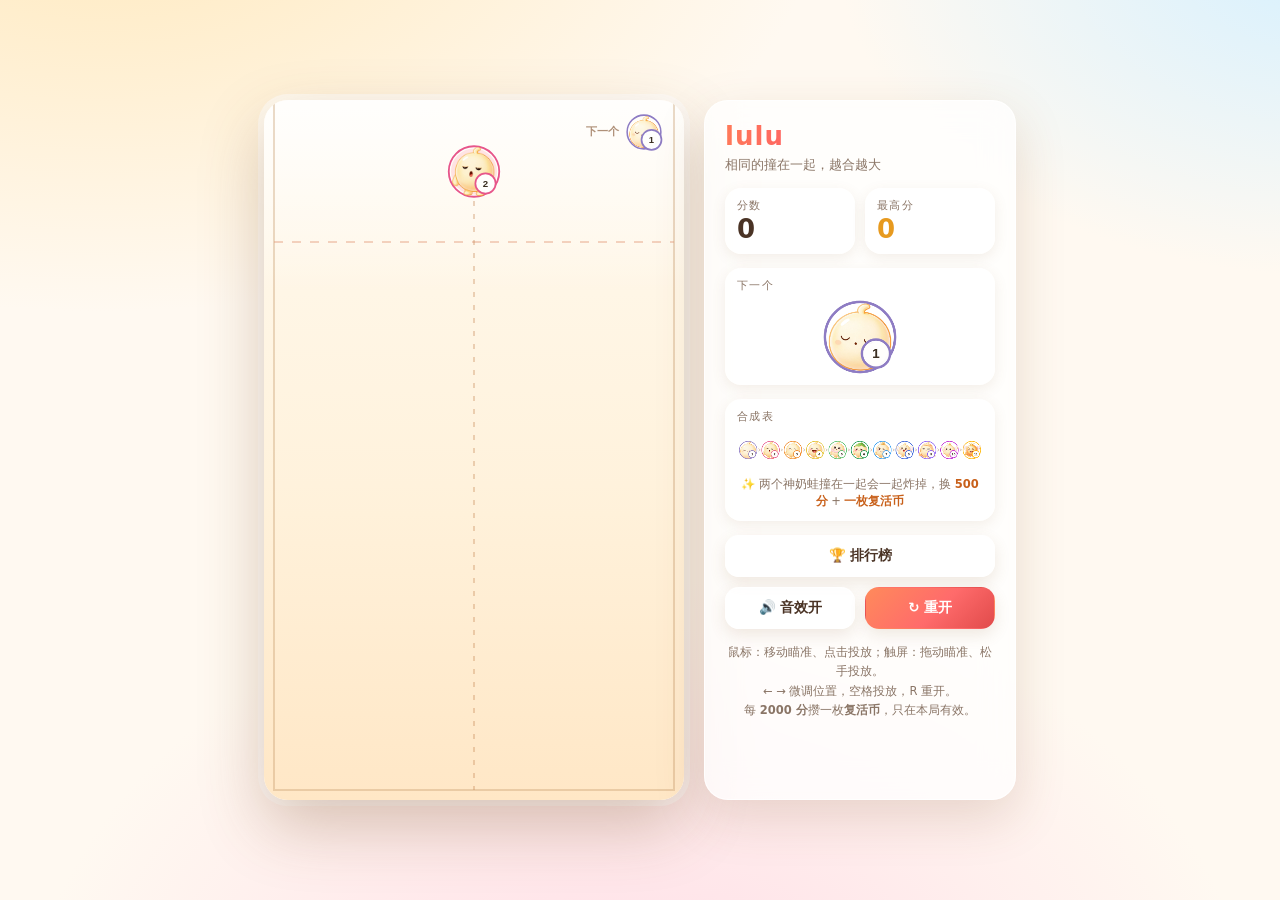
<file: index.html>
<!DOCTYPE html>
<html lang="zh-CN">
<head>
<meta charset="utf-8">
<meta name="viewport" content="width=device-width, initial-scale=1">
<meta http-equiv="refresh" content="0;url=./v1/">
<title>lulu</title>
</head>
<body>
<p>正在进入游戏… <a href="./v1/">点这里进入</a></p>
<script>location.replace('./v1/');</script>
</body>
</html>
</file>
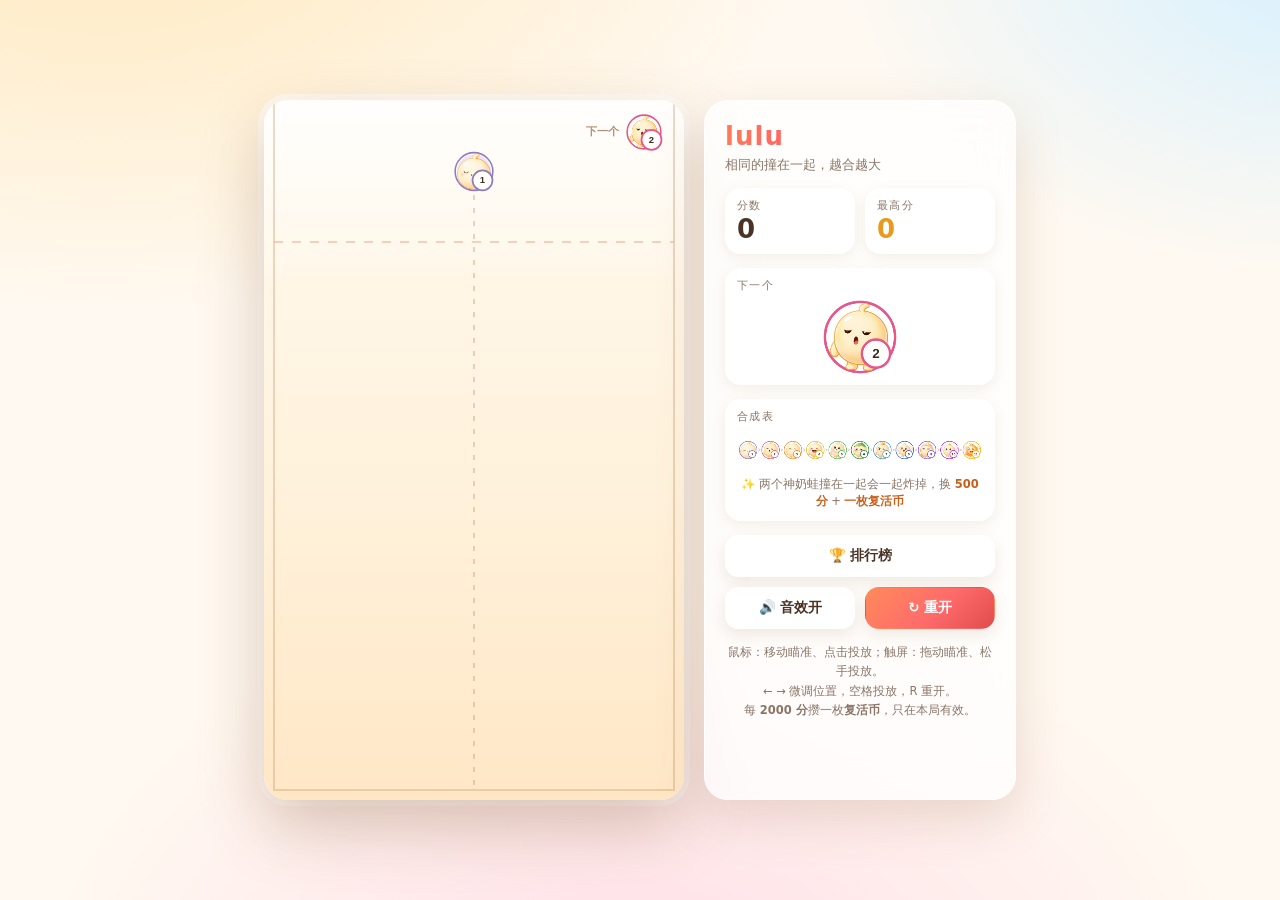
<file: v1/index.html>
<!DOCTYPE html>
<html lang="zh-CN">
<head>
<meta charset="utf-8">
<meta name="viewport" content="width=device-width, initial-scale=1, maximum-scale=1, user-scalable=no, viewport-fit=cover">
<meta name="theme-color" content="#fff3e0">
<meta name="mobile-web-app-capable" content="yes">
<meta name="apple-mobile-web-app-capable" content="yes">
<meta name="apple-mobile-web-app-status-bar-style" content="default">
<meta name="apple-mobile-web-app-title" content="lulu">
<meta name="description" content="lulu · 纯前端小游戏：拖动瞄准、松手投放，相同的撞在一起合成更大的一只。">
<!-- ↓ Monetag 站点验证：把后台给的 meta 标签粘在下面这一行 ↓ -->

<title>lulu</title>
<link rel="stylesheet" href="style.css">
</head>
<body>

<main class="app">

  <!-- ===== 游戏区 ===== -->
  <section class="stage" id="stage">
    <canvas id="game" aria-label="lulu游戏区域"></canvas>

    <!-- 复活币：浮在棋盘左上角。
         刻意不放进顶部信息条 —— 手机上面板是横向 flex，
         多一个卡片会把「分数 / 最高分」挤到 52px 宽还折行（实测面板从 66px 涨到 102px）。
         这里 pointer-events 关掉，永远不会挡住投放。 -->
    <div class="revive-chip" id="reviveBadge" hidden>
      <span class="revive-chip-ico" aria-hidden="true">🪙</span><span id="reviveCount">×0</span>
    </div>

    <div class="overlay" id="overlay">
      <div class="dialog">

        <!-- ===== 越线第一屏：有复活币时才出现 ===== -->
        <div class="revive-ask" id="revivePrompt" hidden>
          <div class="dialog-emoji">😵</div>
          <h2>还能再救一下</h2>
          <p class="dialog-score">本局得分 <strong id="reviveScore">0</strong></p>
          <p class="revive-hint">清掉警戒线以上的水果，接着玩</p>
          <div class="dialog-actions">
            <button class="btn" id="giveUpBtn" type="button">不了，结束吧</button>
            <button class="btn btn-revive" id="reviveBtn" type="button">🪙 用一枚复活币</button>
          </div>
          <p class="dialog-hint" id="reviveLeft">还剩 1 枚</p>
        </div>

        <!-- ===== 第二屏：正式结算 ===== -->
        <div id="overPanel">
          <div class="dialog-emoji">🍉</div>
          <h2 id="overTitle">游戏结束</h2>
          <p class="dialog-score">本局得分 <strong id="finalScore">0</strong></p>
          <p class="dialog-best">最高分 <span id="finalBest">0</span></p>

          <div class="submit-box" id="submitBox">
            <p class="submit-msg" id="submitMsg">正在结算…</p>
            <p class="my-name">昵称：<strong id="myNameLabel">默认用户</strong>
              <button class="link-btn" id="editNameBtn" type="button">改昵称</button>
            </p>
            <button class="btn" id="submitBtn" type="button" hidden>重试提交</button>
          </div>

          <div class="dialog-actions">
            <button class="btn" id="boardBtn2" type="button">🏆 排行榜</button>
            <button class="btn btn-primary" id="restartBtn" type="button">再来一局</button>
            <button class="btn btn-sponsor btn-wide" id="sponsorBtn" type="button">🌶️ 可以赏作者一包辣条嘛</button>
          </div>
          <p class="dialog-hint">按 R 键也可重新开始</p>
        </div>

      </div>
    </div>
  </section>

  <!-- ===== 侧边面板 ===== -->
  <aside class="panel">

    <header class="panel-head">
      <h1>lulu</h1>
      <p class="subtitle">相同的撞在一起，越合越大</p>
    </header>

    <div class="stats">
      <div class="stat">
        <span class="stat-label">分数</span>
        <strong class="stat-value" id="score">0</strong>
      </div>
      <div class="stat">
        <span class="stat-label">最高分</span>
        <strong class="stat-value stat-best" id="best">0</strong>
      </div>
    </div>

    <div class="next-box">
      <span class="box-label">下一个</span>
      <canvas id="next" width="160" height="160" aria-label="下一个"></canvas>
    </div>

    <div class="chain-box">
      <span class="box-label">合成表</span>
      <canvas id="chain" width="680" height="112" aria-label="合成顺序"></canvas>
      <p class="chain-note">✨ 两个神奶蛙撞在一起会一起炸掉，换 <strong>500 分</strong> + <strong>一枚复活币</strong></p>
    </div>

    <div class="actions">
      <button class="btn btn-wide" id="boardBtn" type="button">
        <span class="ico">🏆</span><span class="lbl">排行榜</span>
      </button>
      <button class="btn" id="soundBtn" type="button" aria-pressed="true">
        <span class="ico">🔊</span><span class="lbl">音效开</span>
      </button>
      <button class="btn btn-primary" id="resetBtn" type="button" title="重新开始">
        <span class="ico">↻</span><span class="lbl">重开</span>
      </button>
    </div>

    <p class="tips">
      鼠标：移动瞄准、点击投放；触屏：拖动瞄准、松手投放。<br>
      ← → 微调位置，空格投放，R 重开。<br>
      每 <strong>2000 分</strong>攒一枚<strong>复活币</strong>，只在本局有效。
    </p>

  </aside>

</main>

<!-- ===== 排行榜弹窗 ===== -->
<div class="modal" id="boardModal" aria-hidden="true" role="dialog" aria-label="排行榜">
  <div class="modal-card">
    <header class="modal-head">
      <h2>🏆 最近高手榜</h2>
      <button class="icon-btn" id="boardClose" type="button" aria-label="关闭">✕</button>
    </header>
    <div class="nick-row">
      <label class="nick-label" for="nickInput">我的昵称</label>
      <input class="nick-input" id="nickInput" type="text" maxlength="12"
             placeholder="默认用户" autocomplete="nickname" enterkeyhint="done">
    </div>
    <div class="board-list" id="boardList"></div>
    <footer class="modal-foot">
      <span class="board-note">只取最近 20 次提交，成绩会被后来的人挤下去</span>
      <button class="btn" id="boardRefresh" type="button">刷新</button>
    </footer>
  </div>
</div>

<!-- ===== 赞助作者弹窗 ===== -->
<div class="modal" id="sponsorModal" aria-hidden="true" role="dialog" aria-label="赞助作者">
  <div class="modal-card">
    <header class="modal-head">
      <h2>🌶️ 请作者吃包辣条</h2>
      <button class="icon-btn" id="sponsorClose" type="button" aria-label="关闭">✕</button>
    </header>
    <div class="sponsor-body">
      <p class="sponsor-note">这游戏完全免费，也没有任何广告。<br>
        要是它逗你笑了一下，赏作者一包辣条呗 🌶️</p>
      <img class="sponsor-qr" src="assets/sponsor-qr.jpg" width="480" height="480"
           alt="微信收款码" loading="lazy" decoding="async">
      <p class="sponsor-hint">微信扫一扫 · 一包辣条 · 全凭心意</p>
    </div>
    <footer class="modal-foot">
      <span class="board-note">谢谢每一位投喂的玩家 ❤️</span>
      <button class="btn" id="sponsorOk" type="button">关闭</button>
    </footer>
  </div>
</div>

<!-- 碰撞形状数据（按贴图轮廓自动生成，由 tools/build_parts.py 产出） -->
<script src="assets/fruits/parts.js"></script>
<!-- 极模糊占位图（内联 data URL，由 tools/make_blur.py 产出）：贴图没到位时先画它 -->
<script src="assets/fruits/blur.js"></script>
<script src="game.js"></script>
<!-- 排行榜 -->
<script src="leaderboard.min.js"></script>
<!-- 赞助作者 -->
<script src="sponsor.js"></script>
</body>
</html>
</file>
<file: v1/style.css>
/* ============================================================
   lulu · 样式表
   ============================================================ */

:root {
  --ink:        #4a3325;
  --ink-soft:   #8a7566;
  --cream:      #fff7ec;
  --brand:      #ff6b6b;
  --brand-dark: #e14b4b;
  --card:       rgba(255, 255, 255, .74);
  --shadow:     0 18px 50px rgba(126, 84, 44, .18);

  /* 手机浏览器地址栏会吃掉 vh，dvh 更准；不支持的浏览器自动退回 vh */
  --vh:         100vh;
  --safe-t:     env(safe-area-inset-top, 0px);
  --safe-b:     env(safe-area-inset-bottom, 0px);
  --safe-l:     env(safe-area-inset-left, 0px);
  --safe-r:     env(safe-area-inset-right, 0px);
}

@supports (height: 100dvh) {
  :root { --vh: 100dvh; }
}

* { box-sizing: border-box; }

/* hidden 属性必须真的隐藏。
   浏览器默认只给 [hidden] { display: none }（权重 0,1,0），
   一旦某个类也写了 display（比如 .revive-chip { display: inline-flex }），
   同权重、后写的赢 —— hidden 就静默失效了，元素还挂在那儿。 */
[hidden] { display: none !important; }

html, body {
  height: 100%;
  overscroll-behavior: none;   /* 禁掉下拉刷新 / 橡皮筋 */
}

body {
  margin: 0;
  padding: 16px;
  color: var(--ink);
  font-family: "PingFang SC", "Hiragino Sans GB", "Microsoft YaHei",
               system-ui, -apple-system, "Segoe UI", Roboto, sans-serif;
  background:
    radial-gradient(1200px 700px at 8% -12%,  #ffe9bd 0%, transparent 60%),
    radial-gradient(900px 600px at 104% -6%,  #d5f0ff 0%, transparent 55%),
    radial-gradient(1000px 780px at 50% 118%, #ffdbe6 0%, transparent 62%),
    #fff9f1;
  display: grid;
  place-items: center;
  overflow: hidden;
  touch-action: manipulation;          /* 干掉双击缩放 */
  -webkit-tap-highlight-color: transparent;
  -webkit-text-size-adjust: 100%;
}

/* ---------------- 布局 ---------------- */

.app {
  display: flex;
  align-items: stretch;
  gap: 20px;
  max-height: 100%;
}

/* ---------------- 游戏区 ---------------- */

.stage {
  position: relative;
  height: min(86vh, 700px);
  aspect-ratio: 420 / 700;
  flex: 0 0 auto;
  border-radius: 24px;
  background: #fff3df;
  overflow: hidden;
  cursor: pointer;
  user-select: none;
  touch-action: none;
  box-shadow:
    0 26px 64px rgba(122, 80, 40, .30),
    0 0 0 1px rgba(255, 255, 255, .7) inset,
    0 0 0 6px rgba(255, 255, 255, .55);
}

.stage:active { cursor: grabbing; }

#game {
  display: block;
  width: 100%;
  height: 100%;
}

/* ---------------- 结束遮罩 ---------------- */

.overlay {
  position: absolute;
  inset: 0;
  display: grid;
  place-items: center;
  padding: 24px;
  background: rgba(70, 42, 24, .5);
  backdrop-filter: blur(7px);
  -webkit-backdrop-filter: blur(7px);
  opacity: 0;
  pointer-events: none;
  transition: opacity .28s ease;
}

.overlay.show {
  opacity: 1;
  pointer-events: auto;
}

.dialog {
  width: 100%;
  padding: 26px 22px;
  border-radius: 22px;
  text-align: center;
  background: rgba(255, 252, 246, .96);
  box-shadow: 0 20px 46px rgba(60, 32, 12, .32);
  transform: translateY(14px) scale(.96);
  transition: transform .32s cubic-bezier(.2, .9, .3, 1.4);
}

.overlay.show .dialog { transform: none; }

.dialog-emoji {
  font-size: 46px;
  line-height: 1;
  margin-bottom: 6px;
}

.dialog h2 {
  margin: 0 0 12px;
  font-size: 24px;
  letter-spacing: .06em;
}

.dialog-score {
  margin: 0 0 4px;
  font-size: 15px;
  color: var(--ink-soft);
}

.dialog-score strong {
  font-size: 30px;
  color: var(--brand);
  font-variant-numeric: tabular-nums;
}

.dialog-best {
  margin: 0 0 18px;
  font-size: 13px;
  color: var(--ink-soft);
}

.dialog-hint {
  margin: 12px 0 0;
  font-size: 12px;
  color: var(--ink-soft);
}

/* ---------------- 赞助作者弹窗 ---------------- */

.sponsor-body {
  overflow-y: auto;
  -webkit-overflow-scrolling: touch;
  text-align: center;
}

.sponsor-note {
  margin: 0 0 14px;
  font-size: 13px;
  line-height: 1.7;
  color: var(--ink-soft);
}

.sponsor-qr {
  display: block;
  width: min(258px, 70vw);
  height: auto;
  margin: 0 auto;
  padding: 6px;
  border-radius: 14px;
  background: #fff;
  box-shadow: 0 6px 20px rgba(140, 96, 56, .18);
}

.sponsor-hint {
  margin: 12px 0 0;
  font-size: 12px;
  color: var(--ink-soft);
}

/* 结算弹窗里的「赏作者一包辣条」：要一眼看到，但别跟主按钮抢
   —— 用琥珀金（跟珊瑚红的主按钮区分开），加一道缓慢扫过的光，再叠一点亮度呼吸。
   注意选择器写成 .btn.btn-sponsor：这段在源码里排在 .btn 之前，
   单靠 .btn-sponsor 会被后面的 .btn 同权重覆盖掉。 */
.btn.btn-sponsor {
  position: relative;
  overflow: hidden;
  color: #5a3200;
  font-weight: 800;
  letter-spacing: .01em;
  border-color: transparent;
  background: linear-gradient(135deg, #ffd97a, #ffb020 52%, #f78f00);
  box-shadow: 0 8px 22px rgba(244, 150, 0, .42), inset 0 1px 0 rgba(255, 255, 255, .5);
  animation: sponsorPulse 2.6s ease-in-out infinite;
}

.btn.btn-sponsor:hover {
  transform: translateY(-2px) scale(1.012);
  box-shadow: 0 12px 30px rgba(244, 150, 0, .52), inset 0 1px 0 rgba(255, 255, 255, .55);
}
.btn.btn-sponsor:active { transform: translateY(1px) scale(.99); }

/* 一道光周期性地扫过去，提示「这里可以点」 */
.btn-sponsor::after {
  content: "";
  position: absolute;
  top: -20%;
  bottom: -20%;
  width: 42%;
  background: linear-gradient(100deg, transparent, rgba(255, 255, 255, .78), transparent);
  transform: translateX(-150%) skewX(-20deg);
  animation: sponsorSheen 3.2s ease-in-out infinite;
  pointer-events: none;
}

@keyframes sponsorPulse {
  0%, 100% { filter: brightness(1) saturate(1); }
  50%      { filter: brightness(1.09) saturate(1.12); }
}

@keyframes sponsorSheen {
  0%, 55%   { transform: translateX(-150%) skewX(-20deg); }
  82%, 100% { transform: translateX(330%) skewX(-20deg); }
}

@media (prefers-reduced-motion: reduce) {
  .btn.btn-sponsor, .btn-sponsor::after { animation: none; }
}

/* ---------------- 侧边面板 ---------------- */

.panel {
  width: min(312px, 86vw);
  display: flex;
  flex-direction: column;
  gap: 14px;
  padding: 20px;
  border-radius: 24px;
  border: 1px solid rgba(255, 255, 255, .8);
  background: var(--card);
  backdrop-filter: blur(16px);
  -webkit-backdrop-filter: blur(16px);
  box-shadow: var(--shadow);
}

.panel-head h1 {
  margin: 0;
  font-size: 26px;
  letter-spacing: .04em;
  background: linear-gradient(100deg, #ff7a59, #ff4d6d 55%, #b13bff);
  -webkit-background-clip: text;
  background-clip: text;
  color: transparent;
}

.subtitle {
  margin: 6px 0 0;
  font-size: 12.5px;
  color: var(--ink-soft);
}

.stats {
  display: grid;
  grid-template-columns: 1fr 1fr;
  gap: 10px;
}

.stat {
  padding: 10px 12px;
  border-radius: 16px;
  background: rgba(255, 255, 255, .82);
  box-shadow: 0 4px 14px rgba(140, 96, 56, .10);
}

.stat-label {
  display: block;
  font-size: 11px;
  letter-spacing: .12em;
  color: var(--ink-soft);
}

.stat-value {
  display: block;
  margin-top: 2px;
  font-size: 26px;
  line-height: 1.1;
  font-variant-numeric: tabular-nums;
}

.stat-best { color: #e79a1f; }

/* 复活币：浮在棋盘左上角的小胶囊。
   刻意不放进 .stats —— 手机上面板是横向 flex，多一个卡片会把分数卡挤到
   52px 宽还折行（实测面板从 66px 涨到 102px，整个版式被顶开）。 */
.revive-chip {
  position: absolute;
  left: 10px;
  top: 10px;
  z-index: 3;
  display: inline-flex;
  align-items: center;
  gap: 3px;
  padding: 3px 9px;
  border-radius: 999px;
  font-size: 13px;
  font-weight: 800;
  line-height: 1.4;
  font-variant-numeric: tabular-nums;
  color: #6a3c00;
  background: linear-gradient(135deg, #ffe6a3, #ffc247);
  box-shadow: 0 3px 10px rgba(200, 130, 0, .35), inset 0 1px 0 rgba(255, 255, 255, .75);
  pointer-events: none;          /* 绝不挡住投放 */
  user-select: none;
  -webkit-user-select: none;
}

.revive-chip-ico { font-size: 12px; }

.revive-chip.pop { animation: revivePop .5s cubic-bezier(.2, .9, .3, 1.5); }

@keyframes revivePop {
  0%   { transform: scale(1); }
  45%  { transform: scale(1.22); box-shadow: 0 6px 18px rgba(200, 130, 0, .5); }
  100% { transform: scale(1); }
}

/* 合成表底下那行规则说明 */
.chain-note {
  margin: 6px 0 0;
  font-size: 11.5px;
  line-height: 1.5;
  text-align: center;
  color: var(--ink-soft);
}
.chain-note strong { color: #c8601a; }

/* 越线那一屏 */
.revive-ask .dialog-score { margin-bottom: 10px; }

.revive-hint {
  margin: 0 0 18px;
  padding: 10px 12px;
  border-radius: 14px;
  font-size: 12.5px;
  line-height: 1.6;
  color: #7a4a12;
  background: rgba(255, 233, 190, .8);
  box-shadow: inset 0 0 0 1px rgba(214, 160, 96, .25);
}

/* 「用一枚复活币」：青绿色，跟珊瑚红的主按钮区分开 */
.btn.btn-revive {
  color: #fff;
  border-color: transparent;
  font-weight: 700;
  background: linear-gradient(135deg, #4fd1a5, #23b183 55%, #14946a);
  box-shadow: 0 8px 20px rgba(35, 177, 131, .38);
}
.btn.btn-revive:hover { box-shadow: 0 12px 26px rgba(35, 177, 131, .46); }

@media (prefers-reduced-motion: reduce) {
  .revive-chip.pop { animation: none; }
}

.stat-value.bump { animation: bump .32s ease; }

@keyframes bump {
  0%   { transform: scale(1); }
  45%  { transform: scale(1.22); color: var(--brand); }
  100% { transform: scale(1); }
}

/* 下一个 / 合成表 */

.box-label {
  display: block;
  margin-bottom: 6px;
  font-size: 11px;
  letter-spacing: .12em;
  color: var(--ink-soft);
}

.next-box,
.chain-box {
  padding: 10px 12px;
  border-radius: 16px;
  background: rgba(255, 255, 255, .82);
  box-shadow: 0 4px 14px rgba(140, 96, 56, .10);
}

#next {
  display: block;
  width: 76px;
  height: 76px;
  margin: 2px auto 0;
}

#chain {
  display: block;
  width: 100%;
  height: auto;
}

/* 按钮 */

.actions {
  display: grid;
  grid-template-columns: 1fr 1fr;
  gap: 10px;
}

.btn {
  padding: 11px 12px;
  font: inherit;
  font-size: 13.5px;
  font-weight: 600;
  color: var(--ink);
  border: 1px solid rgba(255, 255, 255, .9);
  border-radius: 14px;
  background: rgba(255, 255, 255, .9);
  box-shadow: 0 6px 16px rgba(140, 96, 56, .14);
  cursor: pointer;
  transition: transform .12s ease, box-shadow .12s ease, background .2s ease;
}

.btn .ico { margin-right: 4px; }

.btn:hover  { transform: translateY(-1px); box-shadow: 0 10px 22px rgba(140, 96, 56, .2); }
.btn:active { transform: translateY(1px) scale(.985); }

.btn:disabled { opacity: .55; cursor: default; transform: none; }

.btn-wide { grid-column: 1 / -1; }

.btn-primary {
  color: #fff;
  border-color: transparent;
  background: linear-gradient(135deg, #ff8a5b, var(--brand) 55%, var(--brand-dark));
}

/* ---------------- 结束弹窗里的结算区 ---------------- */

.submit-box {
  margin: 0 0 14px;
  padding: 12px;
  border-radius: 16px;
  background: rgba(255, 243, 224, .85);
  box-shadow: inset 0 0 0 1px rgba(214, 160, 96, .22);
}

.name-input {
  display: block;
  width: 100%;
  margin-bottom: 8px;
  padding: 11px 12px;
  font: inherit;
  font-size: 15px;
  color: var(--ink);
  text-align: center;
  border: 1px solid rgba(214, 160, 96, .45);
  border-radius: 12px;
  background: rgba(255, 255, 255, .95);
  outline: none;
}

.name-input:focus {
  border-color: var(--brand);
  box-shadow: 0 0 0 3px rgba(255, 107, 107, .18);
}

.submit-box .btn { width: 100%; }

.submit-msg {
  margin: 0;
  min-height: 17px;
  font-size: 12.5px;
  line-height: 1.35;
  text-align: center;
  color: var(--ink-soft);
}

.submit-msg.is-good { color: #1f9d55; font-weight: 600; }
.submit-msg.is-bad  { color: #d63b3b; font-weight: 600; }

.my-name {
  margin: 7px 0 0;
  font-size: 12px;
  text-align: center;
  color: var(--ink-soft);
}

.my-name strong { color: var(--ink); }

.link-btn {
  margin-left: 4px;
  padding: 0;
  font: inherit;
  font-size: 12px;
  color: var(--brand);
  text-decoration: underline;
  border: 0;
  background: none;
  cursor: pointer;
}

#submitBtn { margin-top: 9px; }

/* 排行榜弹窗里的昵称行 */
.nick-row {
  display: flex;
  align-items: center;
  gap: 10px;
  margin-bottom: 10px;
  padding: 8px 12px;
  border-radius: 12px;
  background: rgba(255, 243, 224, .9);
  box-shadow: inset 0 0 0 1px rgba(214, 160, 96, .22);
}

.nick-label {
  flex: 0 0 auto;
  font-size: 12.5px;
  color: var(--ink-soft);
}

.nick-input {
  flex: 1 1 auto;
  min-width: 0;
  padding: 8px 10px;
  font: inherit;
  font-size: 15px;      /* ≥16px 才不会被 iOS 自动放大，这里配合 viewport 也够用 */
  color: var(--ink);
  text-align: center;
  border: 1px solid rgba(214, 160, 96, .45);
  border-radius: 10px;
  background: #fff;
  outline: none;
}

.nick-input:focus {
  border-color: var(--brand);
  box-shadow: 0 0 0 3px rgba(255, 107, 107, .18);
}

.dialog-actions {
  display: grid;
  grid-template-columns: 1fr 1fr;
  gap: 10px;
}

/* ---------------- 排行榜弹窗 ---------------- */

.modal {
  position: fixed;
  inset: 0;
  z-index: 20;
  display: grid;
  place-items: center;
  padding: 16px;
  background: rgba(60, 34, 16, .5);
  backdrop-filter: blur(6px);
  -webkit-backdrop-filter: blur(6px);
  opacity: 0;
  pointer-events: none;
  transition: opacity .22s ease;
}

.modal.show { opacity: 1; pointer-events: auto; }

.modal-card {
  display: flex;
  flex-direction: column;
  width: min(380px, 100%);
  max-height: min(560px, calc(var(--vh) - 40px));
  padding: 16px;
  border-radius: 22px;
  background: rgba(255, 252, 246, .98);
  box-shadow: 0 24px 60px rgba(60, 32, 12, .35);
  transform: translateY(12px) scale(.97);
  transition: transform .26s cubic-bezier(.2, .9, .3, 1.3);
}

.modal.show .modal-card { transform: none; }

.modal-head {
  display: flex;
  align-items: center;
  justify-content: space-between;
  margin-bottom: 10px;
}

.modal-head h2 {
  margin: 0;
  font-size: 19px;
  letter-spacing: .04em;
}

.icon-btn {
  width: 34px;
  height: 34px;
  font: inherit;
  font-size: 15px;
  color: var(--ink-soft);
  border: 0;
  border-radius: 50%;
  background: rgba(0, 0, 0, .05);
  cursor: pointer;
}

.icon-btn:hover { background: rgba(0, 0, 0, .1); }

.board-list {
  flex: 1 1 auto;
  min-height: 120px;
  overflow-y: auto;
  -webkit-overflow-scrolling: touch;
  padding: 2px;
}

.board-empty {
  margin: 28px 8px;
  font-size: 13px;
  line-height: 1.7;
  text-align: center;
  color: var(--ink-soft);
}

.board-row {
  display: flex;
  align-items: center;
  gap: 10px;
  padding: 9px 12px;
  margin-bottom: 6px;
  border-radius: 12px;
  background: rgba(255, 255, 255, .9);
  box-shadow: 0 2px 6px rgba(140, 96, 56, .09);
}

.board-rank {
  flex: 0 0 30px;
  font-size: 14px;
  font-weight: 700;
  text-align: center;
  color: var(--ink-soft);
}

.board-name {
  flex: 1 1 auto;
  min-width: 0;
  font-size: 14px;
  overflow: hidden;
  text-overflow: ellipsis;
  white-space: nowrap;
}

.board-score {
  flex: 0 0 auto;
  font-size: 16px;
  font-weight: 700;
  font-variant-numeric: tabular-nums;
  color: var(--brand);
}

.board-row.r1 { background: linear-gradient(100deg, #fff6d8, #ffe9a8); }
.board-row.r2 { background: linear-gradient(100deg, #f7f7fa, #e8e9ef); }
.board-row.r3 { background: linear-gradient(100deg, #fdf0e2, #f6ddc4); }
.board-row.r1 .board-rank,
.board-row.r2 .board-rank,
.board-row.r3 .board-rank { font-size: 18px; }

.board-row.is-mine {
  outline: 2px solid var(--brand);
  outline-offset: -2px;
}

.modal-foot {
  display: flex;
  align-items: center;
  justify-content: space-between;
  gap: 10px;
  margin-top: 10px;
}

.board-note {
  font-size: 11px;
  color: var(--ink-soft);
}

.modal-foot .btn { flex: 0 0 auto; padding: 8px 16px; }

/* ---------------- 参数提示 ---------------- */

.tips {
  margin: 0;
  font-size: 11.5px;
  line-height: 1.7;
  text-align: center;
  color: var(--ink-soft);
}

/* ============================================================
   响应式：手机 / 竖屏窄屏
   思路：面板拆成「顶部信息条」——把 .panel 提到棋盘上方并横向压扁，
   只留分数 + 按钮；棋盘按剩余高度和 96vw 取小值，永远不出现滚动条。
   ============================================================ */

@media (max-width: 860px) {
  :root { --topbar: 68px; }   /* 顶部信息条 + 间隙的大致占高 */

  body {
    padding: calc(8px + var(--safe-t)) calc(8px + var(--safe-r))
             calc(8px + var(--safe-b)) calc(8px + var(--safe-l));
  }

  .app {
    flex-direction: column;
    align-items: center;
    justify-content: flex-start;   /* 信息条钉在顶上 */
    gap: 8px;
    width: 100%;
    height: 100%;
    max-height: none;
  }

  /* 面板是 DOM 里靠后的，用 order 提到棋盘上面 */
  .panel { order: -1; }

  /* 棋盘：高度取「剩余可用高度」与「96vw 按比例换算的高度」中较小的一个，
     宽度由 aspect-ratio 反推，保证不拉伸、不溢出；
     margin:auto 让它在剩下的空间里垂直居中 */
  .stage {
    margin: auto 0;
    height: min(calc(var(--vh) - var(--topbar) - 28px - var(--safe-t) - var(--safe-b)),
                calc(96vw * 700 / 420));
    width: auto;
    max-height: none;
    border-radius: 20px;
  }

  /* ---- 顶部信息条 ---- */
  .panel {
    flex-direction: row;
    align-items: stretch;
    gap: 8px;
    width: 100%;
    max-width: calc(96vw * 700 / 420);
    padding: 8px 10px;
    border-radius: 18px;
    backdrop-filter: blur(10px);
    -webkit-backdrop-filter: blur(10px);
  }

  .panel-head,
  .next-box,
  .chain-box,
  .tips { display: none; }

  .stats {
    flex: 1 1 auto;
    display: flex;
    gap: 8px;
    min-width: 0;
  }

  .stat {
    flex: 1 1 0;
    min-width: 0;
    padding: 6px 10px;
    border-radius: 12px;
    background: rgba(255, 255, 255, .9);
    box-shadow: 0 2px 8px rgba(140, 96, 56, .12);
  }

  .stat-label { font-size: 10px; letter-spacing: .08em; }

  .stat-value {
    margin-top: 0;
    font-size: 20px;
    line-height: 1.15;
  }

  .actions {
    flex: 0 0 auto;
    display: flex;
    gap: 6px;
  }

  /* 触摸目标够大，别让人点不中 */
  .btn {
    min-height: 46px;
    padding: 0 12px;
    font-size: 14px;
    border-radius: 13px;
    white-space: nowrap;
  }

  /* 手机上「排行榜 / 音效」只留图标，把横向空间让给分数 */
  #boardBtn .lbl,
  #soundBtn .lbl { display: none; }

  #boardBtn, #soundBtn {
    min-width: 46px;
    padding: 0 10px;
    font-size: 17px;
  }

  #boardBtn .ico, #soundBtn .ico { margin-right: 0; }

  /* ---- 结束弹窗 ---- */
  .overlay { padding: 14px; }

  .dialog {
    padding: 20px 16px;
    border-radius: 20px;
    max-height: 100%;
    overflow-y: auto;
    -webkit-overflow-scrolling: touch;
  }

  .dialog-emoji { font-size: 34px; }

  .dialog h2 { font-size: 21px; margin-bottom: 8px; }

  .dialog-score strong { font-size: 26px; }

  .submit-box { padding: 10px; }

  .name-input,
  .nick-input { font-size: 16px; }   /* ≥16px iOS 才不会自动放大 */

  .nick-row { padding: 7px 10px; }

  .modal-card { padding: 14px; }

  .dialog .btn { width: 100%; min-height: 48px; }

  .dialog-hint { font-size: 11px; }
}

/* 手机横屏 / 矮屏：回到左右布局，棋盘吃满高度 */
@media (max-width: 860px) and (orientation: landscape) {
  .app {
    flex-direction: row;
    align-items: center;
    justify-content: center;
    gap: 10px;
  }

  .panel {
    order: 0;
    flex-direction: column;
    width: min(230px, 30vw);
    max-width: none;
    padding: 10px;
  }

  .stats { flex-direction: column; flex: 0 0 auto; }

  .actions { flex-direction: column; }

  .stage {
    height: calc(var(--vh) - 16px - var(--safe-t) - var(--safe-b));
    width: auto;
  }

  .stat-value { font-size: 18px; }
}

/* 小屏手机（iPhone SE 等 375 以下）：再压一档，保证一行放得下 */
@media (max-width: 380px) {
  .panel { padding: 6px 8px; gap: 6px; }

  .stats { gap: 6px; }

  .stat { padding: 5px 8px; }

  .stat-value { font-size: 17px; }

  .stat-label { font-size: 9px; }

  .btn { min-height: 44px; padding: 0 10px; font-size: 13px; }

  #boardBtn, #soundBtn { min-width: 42px; font-size: 16px; }
}

/* 顶部信息条在横屏下是竖排的，恢复成图标 + 文字 */
@media (max-width: 860px) and (orientation: landscape) {
  #boardBtn, #soundBtn { min-width: 0; padding: 0 10px; font-size: 13px; }
  #boardBtn .lbl, #soundBtn .lbl { display: inline; }
  #boardBtn .ico, #soundBtn .ico { margin-right: 4px; }
}

/* 很矮的横屏（手机横过来且高度不足 430px）：进一步压缩 */
@media (max-width: 860px) and (orientation: landscape) and (max-height: 430px) {
  .stat-label { display: none; }
  .stat { padding: 4px 8px; }
  .stat-value { font-size: 16px; }
  .btn { min-height: 40px; padding: 0 10px; font-size: 13px; }
}

/* 桌面端矮窗口 */
@media (max-height: 620px) and (min-width: 861px) {
  .stage { height: 92vh; }
  .chain-box { display: none; }
}
</file>
